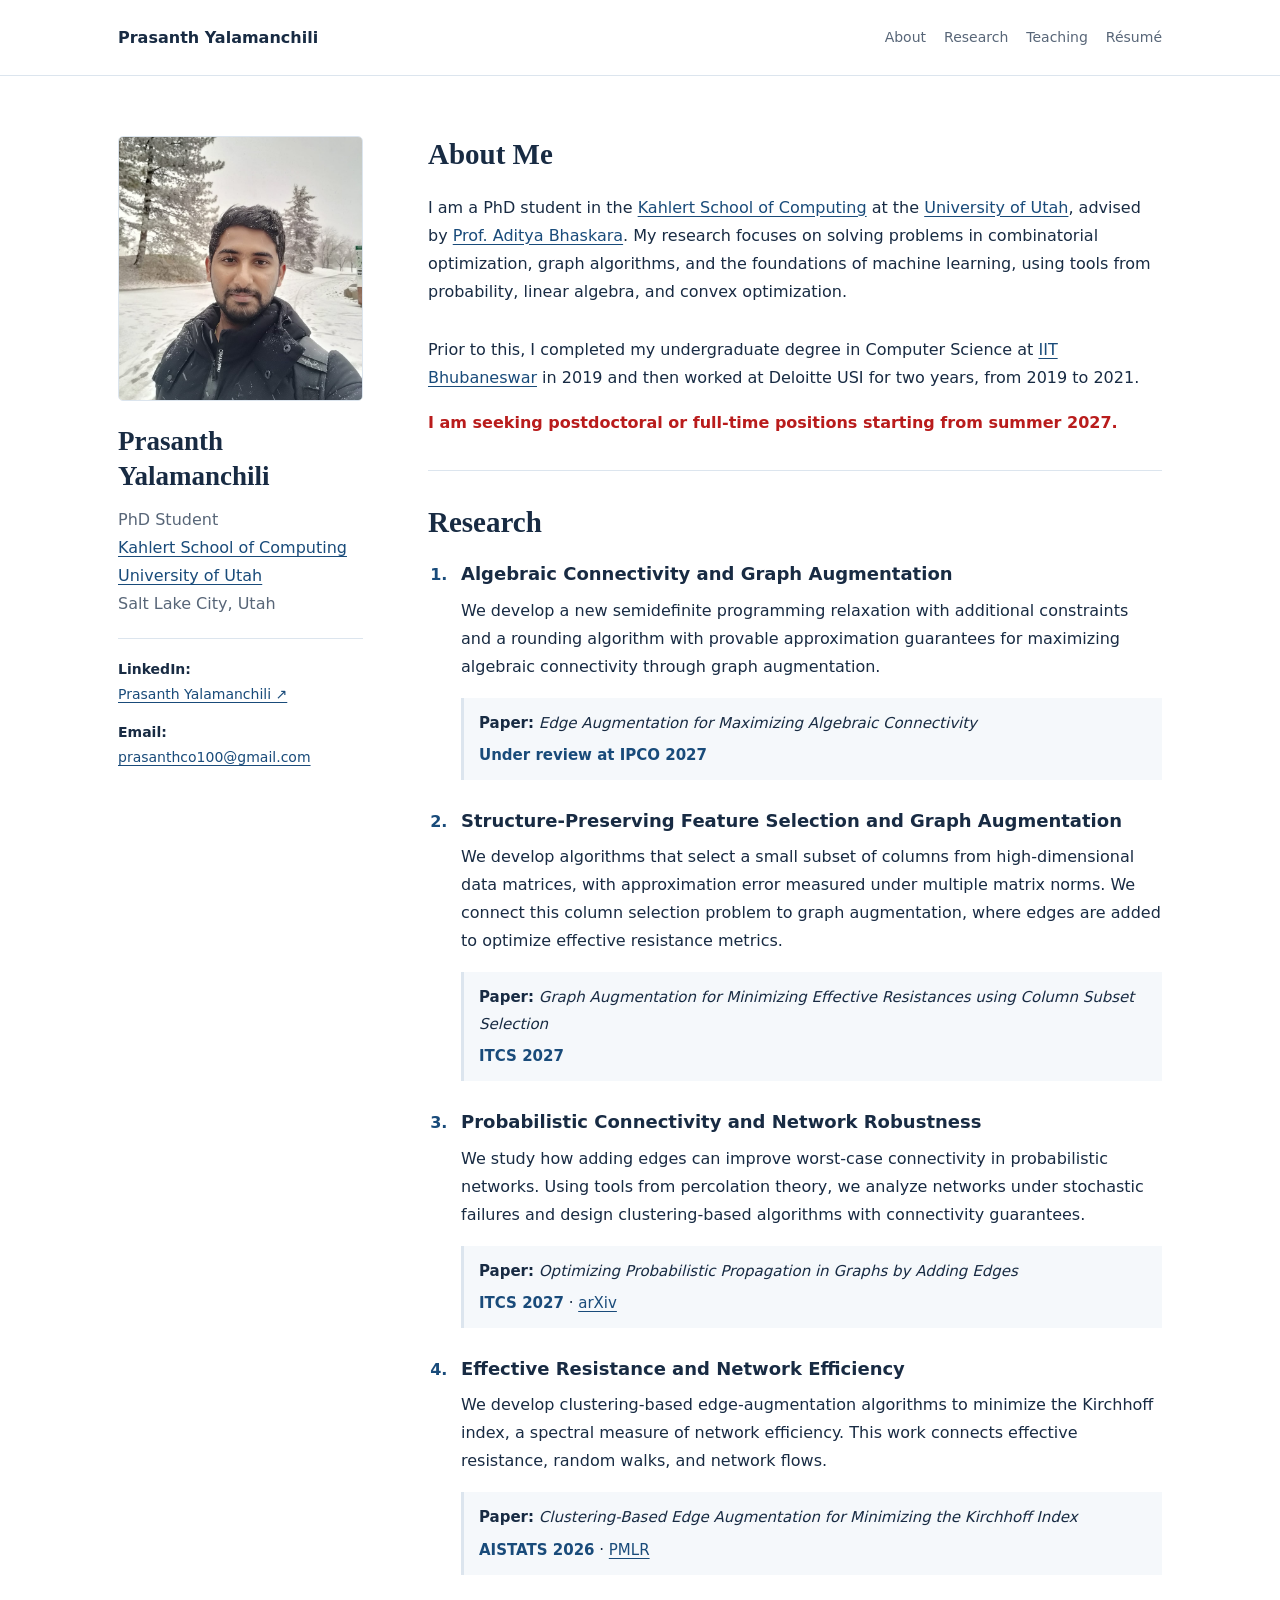
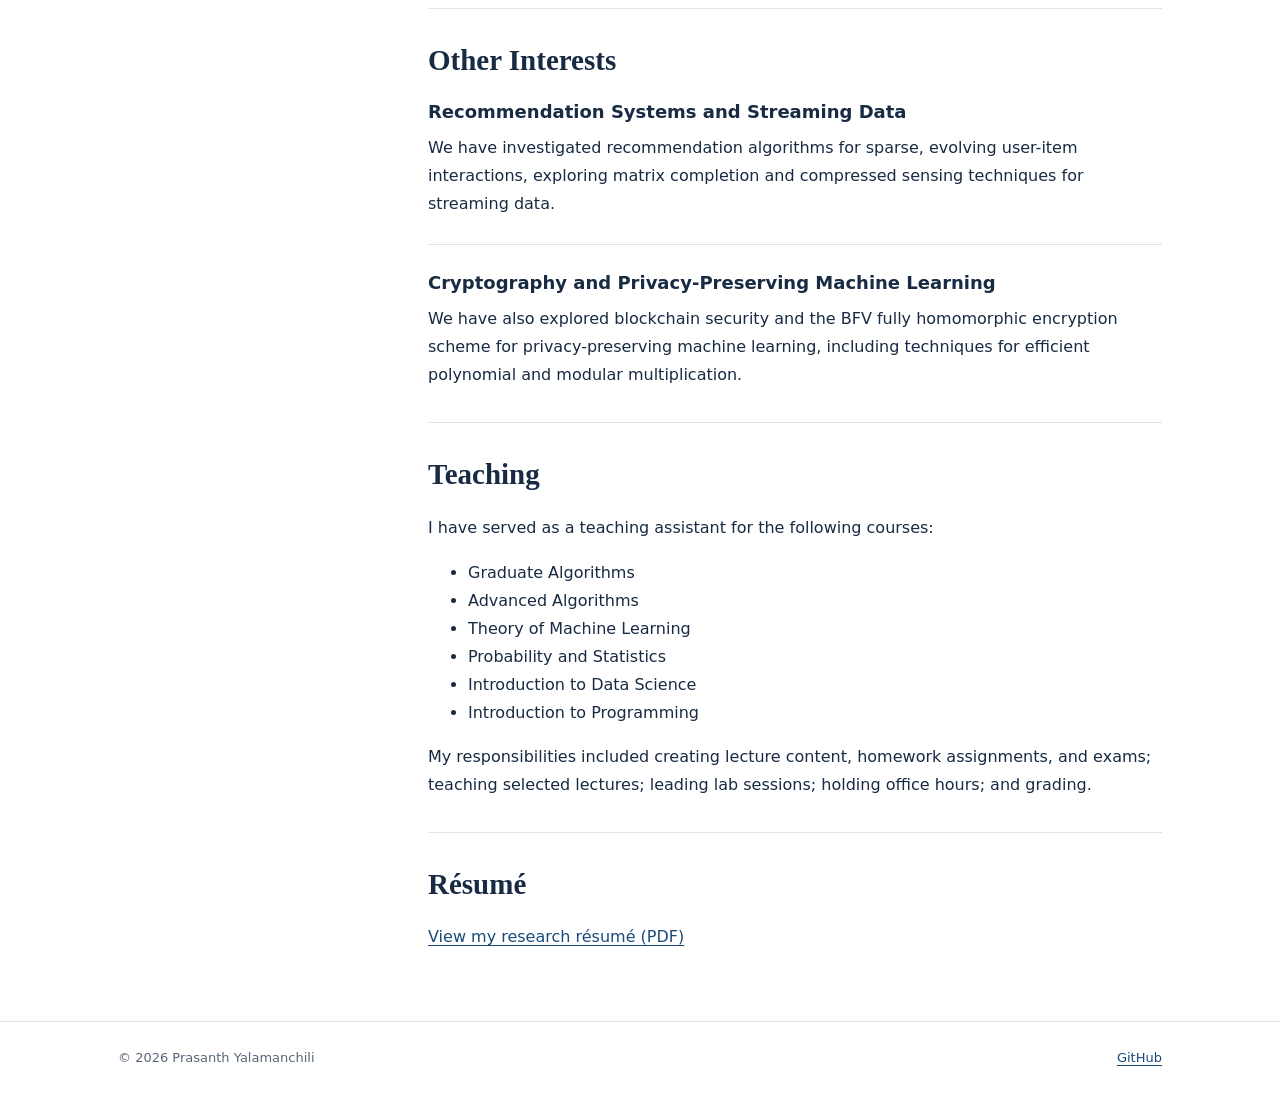
<file: index.html>
<!doctype html>
<html lang="en">
<head>
  <meta charset="utf-8">
  <meta name="viewport" content="width=device-width,initial-scale=1">
  <meta name="description" content="Prasanth Yalamanchili — research in algorithms, combinatorial optimization, and spectral graph theory.">
  <meta name="theme-color" content="#13263f">
  <title>Prasanth Yalamanchili | Research & Teaching</title>
  <link rel="stylesheet" href="style.css">
</head>
<body>
  <a class="skip" href="#main">Skip to content</a>
  <header class="site-header">
    <div class="container nav-wrap">
      <a class="brand" href="#home">Prasanth Yalamanchili</a>
      <nav aria-label="Main navigation">
        <a href="#about">About</a><a href="#research">Research</a><a href="#teaching">Teaching</a><a href="research_resume.pdf" target="_blank" rel="noopener noreferrer">Résumé</a>
      </nav>
    </div>
  </header>
  <main id="main" class="container academic-layout">
    <aside class="profile" id="home" aria-label="Profile and contact information">
      <img class="portrait" src="Prasanth.jpeg" alt="Prasanth Yalamanchili outdoors in the snow" width="1536" height="2048" fetchpriority="high">
      <h1>Prasanth Yalamanchili</h1>
      <p class="profile-role">PhD Student<br><a href="https://www.cs.utah.edu/">Kahlert School of Computing</a><br><a href="https://www.utah.edu/">University of Utah</a><br>Salt Lake City, Utah</p>
      <address class="contact-block" aria-label="Contact information">
        <p><strong>LinkedIn:</strong><br><a href="https://www.linkedin.com/in/prasanth-yalamanchili-78169216a/" target="_blank" rel="noopener noreferrer">Prasanth Yalamanchili ↗</a></p>
        <p><strong>Email:</strong><br><a href="mailto:prasanthco100@gmail.com">prasanthco100@gmail.com</a></p>
      </address>
    </aside>
    <div class="academic-content">
      <section id="about" class="content-section">
        <h2>About Me</h2>
        <p>I am a PhD student in the <a href="https://www.cs.utah.edu/">Kahlert School of Computing</a> at the <a href="https://www.utah.edu/">University of Utah</a>, advised by <a href="https://users.cs.utah.edu/~bhaskara/#top">Prof. Aditya Bhaskara</a>. My research focuses on solving problems in combinatorial optimization, graph algorithms, and the foundations of machine learning, using tools from probability, linear algebra, and convex optimization.</p>
        <p class="background-paragraph">Prior to this, I completed my undergraduate degree in Computer Science at <a href="https://www.iitbbs.ac.in/">IIT Bhubaneswar</a> in 2019 and then worked at Deloitte USI for two years, from 2019 to 2021.</p>
        <p style="color: #b91c1c;"><strong>I am seeking postdoctoral or full-time positions starting from summer 2027.</strong></p>
      </section>
      <section id="research" class="content-section">
        <h2>Research</h2>
        <ol class="main-research">
          <li><article class="research-topic">
          <h3>Algebraic Connectivity and Graph Augmentation</h3>
          <p>We develop a new semidefinite programming relaxation with additional constraints and a rounding algorithm with provable approximation guarantees for maximizing algebraic connectivity through graph augmentation.</p>
          <p class="associated-paper"><strong>Paper:</strong> <em>Edge Augmentation for Maximizing Algebraic Connectivity</em><br><span class="paper-venue">Under review at IPCO 2027</span></p>
        </article></li>
          <li><article class="research-topic">
          <h3>Structure-Preserving Feature Selection and Graph Augmentation</h3>
          <p>We develop algorithms that select a small subset of columns from high-dimensional data matrices, with approximation error measured under multiple matrix norms. We connect this column selection problem to graph augmentation, where edges are added to optimize effective resistance metrics.</p>
          <p class="associated-paper"><strong>Paper:</strong> <em>Graph Augmentation for Minimizing Effective Resistances using Column Subset Selection</em><br><span class="paper-venue">ITCS 2027</span></p>
        </article></li>
          <li><article class="research-topic">
          <h3>Probabilistic Connectivity and Network Robustness</h3>
          <p>We study how adding edges can improve worst-case connectivity in probabilistic networks. Using tools from percolation theory, we analyze networks under stochastic failures and design clustering-based algorithms with connectivity guarantees.</p>
          <p class="associated-paper"><strong>Paper:</strong> <em>Optimizing Probabilistic Propagation in Graphs by Adding Edges</em><br><span class="paper-venue">ITCS 2027</span> · <a href="https://arxiv.org/abs/2407.02624" target="_blank" rel="noopener noreferrer">arXiv</a></p>
        </article></li>
          <li><article class="research-topic">
          <h3>Effective Resistance and Network Efficiency</h3>
          <p>We develop clustering-based edge-augmentation algorithms to minimize the Kirchhoff index, a spectral measure of network efficiency. This work connects effective resistance, random walks, and network flows.</p>
          <p class="associated-paper"><strong>Paper:</strong> <em>Clustering-Based Edge Augmentation for Minimizing the Kirchhoff Index</em><br><span class="paper-venue">AISTATS 2026</span> · <a href="https://proceedings.mlr.press/v300/yalamanchili26a.html" target="_blank" rel="noopener noreferrer">PMLR</a></p>
        </article></li>
        </ol>
      </section>
      <section id="other-interests" class="content-section">
        <h2>Other Interests</h2>
        <article class="research-topic">
          <h3>Recommendation Systems and Streaming Data</h3>
          <p>We have investigated recommendation algorithms for sparse, evolving user-item interactions, exploring matrix completion and compressed sensing techniques for streaming data.</p>
        </article>
        <article class="research-topic">
          <h3>Cryptography and Privacy-Preserving Machine Learning</h3>
          <p>We have also explored blockchain security and the BFV fully homomorphic encryption scheme for privacy-preserving machine learning, including techniques for efficient polynomial and modular multiplication.</p>
        </article>
      </section>
      <section id="teaching" class="content-section">
        <h2>Teaching</h2>
        <p>I have served as a teaching assistant for the following courses:</p>
        <ul class="teaching-courses">
          <li>Graduate Algorithms</li>
          <li>Advanced Algorithms</li>
          <li>Theory of Machine Learning</li>
          <li>Probability and Statistics</li>
          <li>Introduction to Data Science</li>
          <li>Introduction to Programming</li>
        </ul>
        <p>My responsibilities included creating lecture content, homework assignments, and exams; teaching selected lectures; leading lab sessions; holding office hours; and grading.</p>
      </section>
      <section id="cv" class="content-section">
        <h2>Résumé</h2>
        <p><a href="research_resume.pdf" target="_blank" rel="noopener noreferrer">View my research résumé (PDF)</a></p>
      </section>
    </div>
  </main>
  <footer><div class="container footer-row"><span>© <span id="year">2026</span> Prasanth Yalamanchili</span><a href="https://github.com/prasanth1092" target="_blank" rel="noopener noreferrer">GitHub</a></div></footer>
  <script>document.getElementById('year').textContent = new Date().getFullYear();</script>
</body>
</html>
</file>
<file: style.css>
:root{--ink:#182b43;--muted:#586678;--accent:#194b7a;--edge:#dce5ee;--pale:#f5f8fb;--max:1100px}
*{box-sizing:border-box}html{scroll-behavior:smooth;scroll-padding-top:105px}body{margin:0;color:var(--ink);font:16px/1.75 system-ui,-apple-system,BlinkMacSystemFont,"Segoe UI",sans-serif;background:#fff}a{color:var(--accent);text-underline-offset:3px}a:focus-visible{outline:3px solid #6ba8d6;outline-offset:4px}.container{max-width:var(--max);margin:0 auto;padding:0 28px}.skip{position:absolute;top:-90px;background:#fff;padding:10px;z-index:100}.skip:focus{top:5px}.site-header{position:sticky;top:0;z-index:5;background:rgba(255,255,255,.97);border-bottom:1px solid var(--edge)}.nav-wrap{min-height:75px;display:flex;align-items:center;justify-content:space-between;gap:24px}.brand{font-weight:750;color:var(--ink);text-decoration:none;white-space:nowrap}.site-header nav{display:flex;flex-wrap:wrap;gap:18px}.site-header nav a{text-decoration:none;color:var(--muted);font-size:14px}.site-header nav a:hover{color:var(--accent)}
.academic-layout{display:grid;grid-template-columns:245px minmax(0,1fr);gap:65px;align-items:start;padding-top:60px;padding-bottom:70px}.profile .portrait{height:265px;width:100%;object-fit:cover;object-position:center 85%;border:1px solid var(--edge);border-radius:5px;display:block}h1,h2,h3{line-height:1.35}.profile h1{font:700 27px/1.3 Georgia,serif;margin:23px 0 12px}.profile-role{color:var(--muted);margin:0 0 20px}.profile address{font-style:normal;font-size:14px;color:var(--muted);overflow-wrap:anywhere}.profile-links{margin-top:15px;font-size:14px}.content-section{padding:0 0 33px;margin:0 0 33px;border-bottom:1px solid var(--edge)}.content-section:last-child{margin-bottom:0;border-bottom:0;padding-bottom:0}h2{font:700 29px/1.3 Georgia,serif;margin:0 0 20px}h3{font-size:18px;margin:0 0 10px}.content-section p{margin:0 0 17px}.content-section p:last-child{margin-bottom:0}.interest-list{padding-left:22px}.interest-list li{padding-left:5px;margin-bottom:14px}.paper-list{padding-left:24px;margin:0}.paper-list>li{padding-left:8px;margin-bottom:27px}.paper-list>li:last-child{margin-bottom:0}.paper-list li::marker{color:var(--accent);font-weight:600}.paper-list p{color:var(--muted);font-size:15px}footer{padding:25px 0;border-top:1px solid var(--edge);font-size:13px;color:var(--muted)}.footer-row{display:flex;justify-content:space-between;gap:20px}
@media(max-width:900px){.nav-wrap{align-items:flex-start;flex-direction:column;gap:8px;padding-top:13px;padding-bottom:13px}.academic-layout{grid-template-columns:210px minmax(0,1fr);gap:35px}.profile .portrait{height:235px}html{scroll-padding-top:130px}}
@media(max-width:640px){.container{padding-left:22px;padding-right:22px}.academic-layout{grid-template-columns:1fr;gap:40px;padding-top:35px;padding-bottom:45px}.profile .portrait{width:190px;height:215px}.profile h1{font-size:29px}.site-header nav{gap:10px 16px}.site-header nav a{font-size:13px}h2{font-size:26px}.content-section{padding-bottom:28px;margin-bottom:28px}}
@media(prefers-reduced-motion:reduce){html{scroll-behavior:auto}}

.contact-block{border-top:1px solid var(--edge);padding-top:18px}.contact-block p{margin:0 0 14px}.contact-block p:last-child{margin-bottom:0}.contact-block strong{color:var(--ink)}

#about .background-paragraph{margin-top:30px}

.research-topic{margin-top:26px;padding-top:26px;border-top:1px solid var(--edge)}.research-topic:first-of-type{margin-top:0;padding-top:0;border-top:0}.research-topic .associated-paper{background:var(--pale);border-left:3px solid var(--edge);padding:12px 15px;font-size:15px}

.paper-venue{display:inline-block;margin-top:6px;font-weight:600;color:var(--accent)}

.main-research{margin:0;padding-left:25px}.main-research>li{padding-left:8px;margin-bottom:28px}.main-research>li:last-child{margin-bottom:0}.main-research>li::marker{font-weight:700;color:var(--accent)}.main-research .research-topic{margin:0;padding:0;border:0}
</file>
